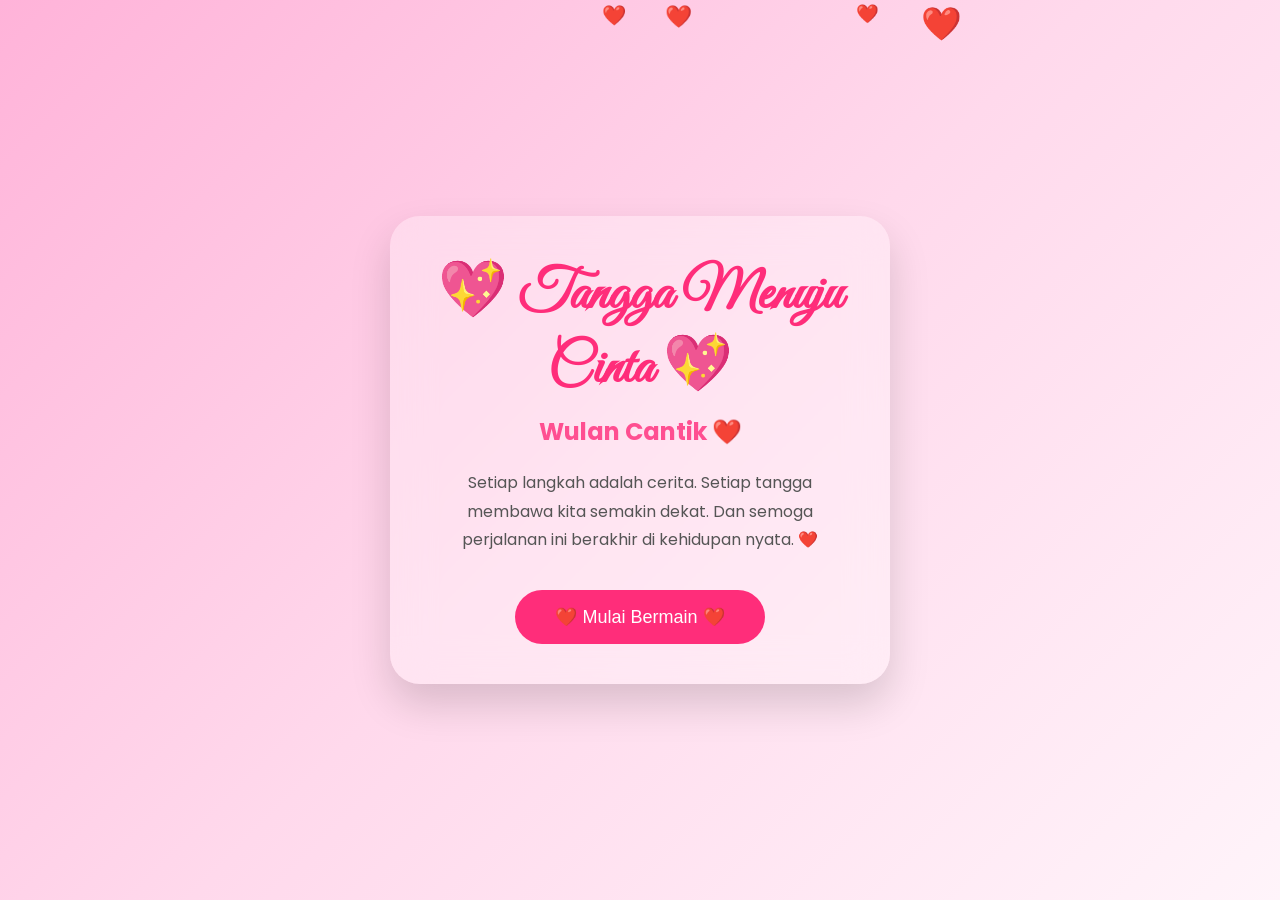
<file: index.html>
<!DOCTYPE html>
<html lang="id">
<head>
<meta charset="UTF-8">
<meta name="viewport" content="width=device-width, initial-scale=1.0">

<title>💖 Tangga Menuju Cinta Wulan Cantik 💖</title>

<link rel="stylesheet" href="style.css">

<link rel="preconnect" href="https://fonts.googleapis.com">
<link rel="preconnect" href="https://fonts.gstatic.com" crossorigin>

<link href="https://fonts.googleapis.com/css2?family=Poppins:wght@300;400;600;700&family=Great+Vibes&display=swap" rel="stylesheet">

</head>

<body>

<div id="hearts"></div>

<div class="welcome">

<h1>
💖 Tangga Menuju Cinta 💖
</h1>

<h2>
Wulan Cantik ❤️
</h2>

<p>

Setiap langkah adalah cerita.

Setiap tangga membawa kita semakin dekat.

Dan semoga perjalanan ini berakhir di kehidupan nyata. ❤️

</p>
<a href="game.html">
<button id="start">

❤️ Mulai Bermain ❤️

</button>
</a>
</div>

<script src="script.js"></script>

</body>
</html>
</file>
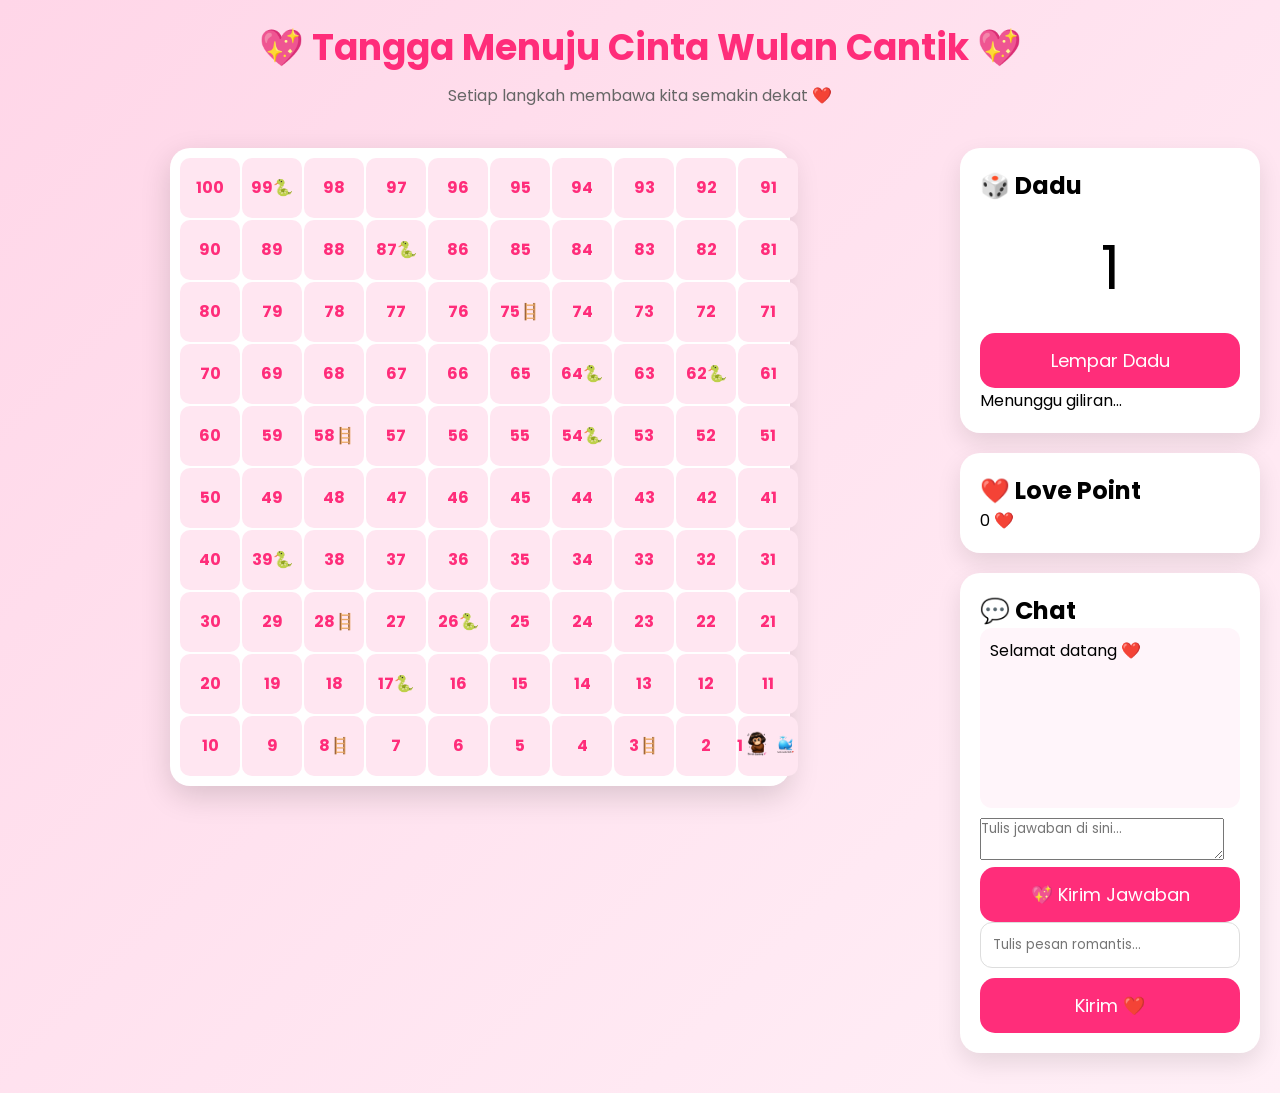
<file: game.html>
<!DOCTYPE html>
<html lang="id">
<head>

<meta charset="UTF-8">

<meta name="viewport" content="width=device-width, initial-scale=1.0">

<title>💖 Tangga Menuju Cinta Wulan Cantik 💖</title>

<link rel="stylesheet" href="game.css">

<link rel="preconnect" href="https://fonts.googleapis.com">

<link rel="preconnect" href="https://fonts.gstatic.com" crossorigin>

<link href="https://fonts.googleapis.com/css2?family=Poppins:wght@300;400;600;700&display=swap" rel="stylesheet">

</head>

<body>

<div class="background"></div>

<header>

<h1>💖 Tangga Menuju Cinta Wulan Cantik 💖</h1>

<p>
Setiap langkah membawa kita semakin dekat ❤️
</p>

</header>

<div class="game">

<div class="left">

<div id="board">

</div>

</div>

<div class="right">

<div class="card">

<h2>🎲 Dadu</h2>

<div id="dice">
1
</div>

<button id="roll">
Lempar Dadu
</button>
<button id="restart" style="display:none;">🔄 Main Lagi</button>
<p id="status">
Menunggu giliran...
</p>

</div>

<div class="card">

<h2>❤️ Love Point</h2>

<div id="lovePoint">

0 ❤️

</div>

</div>

<div class="card">

<h2>💬 Chat</h2>

<div id="chatBox">

<p>Selamat datang ❤️</p>

</div>
<textarea id="jawaban" placeholder="Tulis jawaban di sini..."></textarea>

<button id="kirimJawaban">💖 Kirim Jawaban</button>
<input
type="text"
id="chatInput"
placeholder="Tulis pesan romantis..."
>

<button id="sendChat">

Kirim ❤️

</button>

</div>

</div>

</div>







<div id="popup" class="popup">
    <div class="popup-content">
        <h2>💖 Pertanyaan</h2>

        <p id="popupText"></p>

        <textarea id="jawabanPopup" placeholder="Tulis jawabanmu di sini..."></textarea>
<button id="kirimJawabanPopup">💖 Kirim Jawaban</button>
        <button id="tutupPopup">💌 Tutup</button>
    </div>
</div>
   <script src="game.js"></script> 
</body>

</html>
</file>
<file: style.css>
*{
    margin:0;
    padding:0;
    box-sizing:border-box;
}

body{

    font-family:'Poppins',sans-serif;

    height:100vh;

    overflow:hidden;

    display:flex;

    justify-content:center;

    align-items:center;

    background:linear-gradient(135deg,#ffb3d9,#ffd9ec,#fff4fa);

}

.welcome{

    width:90%;
    max-width:500px;

    padding:40px;

    border-radius:30px;

    text-align:center;

    background:rgba(255,255,255,.30);

    backdrop-filter:blur(20px);

    box-shadow:0 20px 40px rgba(0,0,0,.15);

    animation:muncul 1s;

}

h1{

    font-family:'Great Vibes',cursive;

    font-size:56px;

    color:#ff2d7a;

    margin-bottom:10px;

}

h2{

    color:#ff4f91;

    margin-bottom:20px;

}

p{

    color:#555;

    line-height:1.8;

    margin-bottom:35px;

}

button{

    padding:16px 40px;

    border:none;

    border-radius:50px;

    background:#ff2d7a;

    color:white;

    font-size:18px;

    cursor:pointer;

    transition:.3s;

}

button:hover{

    transform:scale(1.05);

}

#hearts{

    position:fixed;

    inset:0;

    overflow:hidden;

    pointer-events:none;

}

.heart{

    position:absolute;

    color:#ff4f91;

    animation:jatuh linear infinite;

}

@keyframes jatuh{

    from{

        transform:translateY(-100px);

    }

    to{

        transform:translateY(110vh);

    }

}

@keyframes muncul{

    from{

        opacity:0;

        transform:translateY(40px);

    }

    to{

        opacity:1;

        transform:translateY(0);

    }

}
</file>
<file: game.css>
*{
    margin:0;
    padding:0;
    box-sizing:border-box;
    font-family:'Poppins',sans-serif;
}

body{
    background:linear-gradient(135deg,#ffd6e8,#fff0f7);
    min-height:100vh;
}

header{
    text-align:center;
    padding:20px;
}

header h1{
    color:#ff2d7a;
    font-size:36px;
}

header p{
    color:#666;
    margin-top:8px;
}

.game{
    display:flex;
    gap:20px;
    padding:20px;
    justify-content:center;
    align-items:flex-start;
    flex-wrap:wrap;
}

.left{
    flex:1;
    display:flex;
    justify-content:center;
}

#board{
    width:620px;
    display:grid;
    grid-template-columns:repeat(10,60px);
    gap:2px;
    background:white;
    padding:10px;
    border-radius:20px;
    box-shadow:0 10px 30px rgba(0,0,0,.15);
}

.box{
    width:60px;
    height:60px;
    border-radius:10px;
    background:#ffe6f1;
    display:flex;
    justify-content:center;
    align-items:center;
    font-weight:bold;
    color:#ff2d7a;
}

.right{
    width:300px;
}

.card{
    background:white;
    border-radius:20px;
    padding:20px;
    margin-bottom:20px;
    box-shadow:0 10px 25px rgba(0,0,0,.1);
}

#dice{
    font-size:60px;
    text-align:center;
    margin:20px 0;
}

button{
    width:100%;
    padding:14px;
    border:none;
    border-radius:15px;
    background:#ff2d7a;
    color:white;
    font-size:18px;
    cursor:pointer;
}

button:hover{
    opacity:.9;
}

#chatBox{
    height:180px;
    overflow:auto;
    background:#fff5fa;
    border-radius:12px;
    padding:10px;
    margin-bottom:10px;
}

#chatInput,
#answer{
    width:100%;
    padding:12px;
    border-radius:12px;
    border:1px solid #ddd;
    margin-bottom:10px;
}

.modal{
    display:none;
    position:fixed;
    inset:0;
    background:rgba(0,0,0,.5);
    justify-content:center;
    align-items:center;
}

.modal-content{
    background:white;
    width:90%;
    max-width:420px;
    border-radius:20px;
    padding:25px;
    text-align:center;
}
.box{
    position: relative;
}

#player{
    position: absolute;
    top: 50%;
    left: 50%;
    transform: translate(-50%, -50%);
    font-size: 24px;
    z-index: 999;
}
.popup{
    display:none;
    position:fixed;
    top:0;
    left:0;
    width:100%;
    height:100%;
    background:rgba(0,0,0,.6);
    justify-content:center;
    align-items:center;
    z-index:9999;
}

.popup-content{
    background:white;
    width:90%;
    max-width:420px;
    padding:20px;
    border-radius:20px;
    text-align:center;
}

#popupText{
    margin:15px 0;
    font-size:18px;
}

#jawabanPopup{
    width:100%;
    height:100px;
    padding:10px;
    border-radius:10px;
    border:1px solid #ccc;
    margin-top:10px;
}

#tutupPopup{
    margin-top:15px;
    width:100%;
}
.box{
    position: relative;
}

.box br{
    display: none;
}

.box{
    line-height: 1.2;
    font-size: 16px;
}
.pion{
    width:28px;
    height:28px;
    object-fit:contain;
    pointer-events:none;
}
</file>
